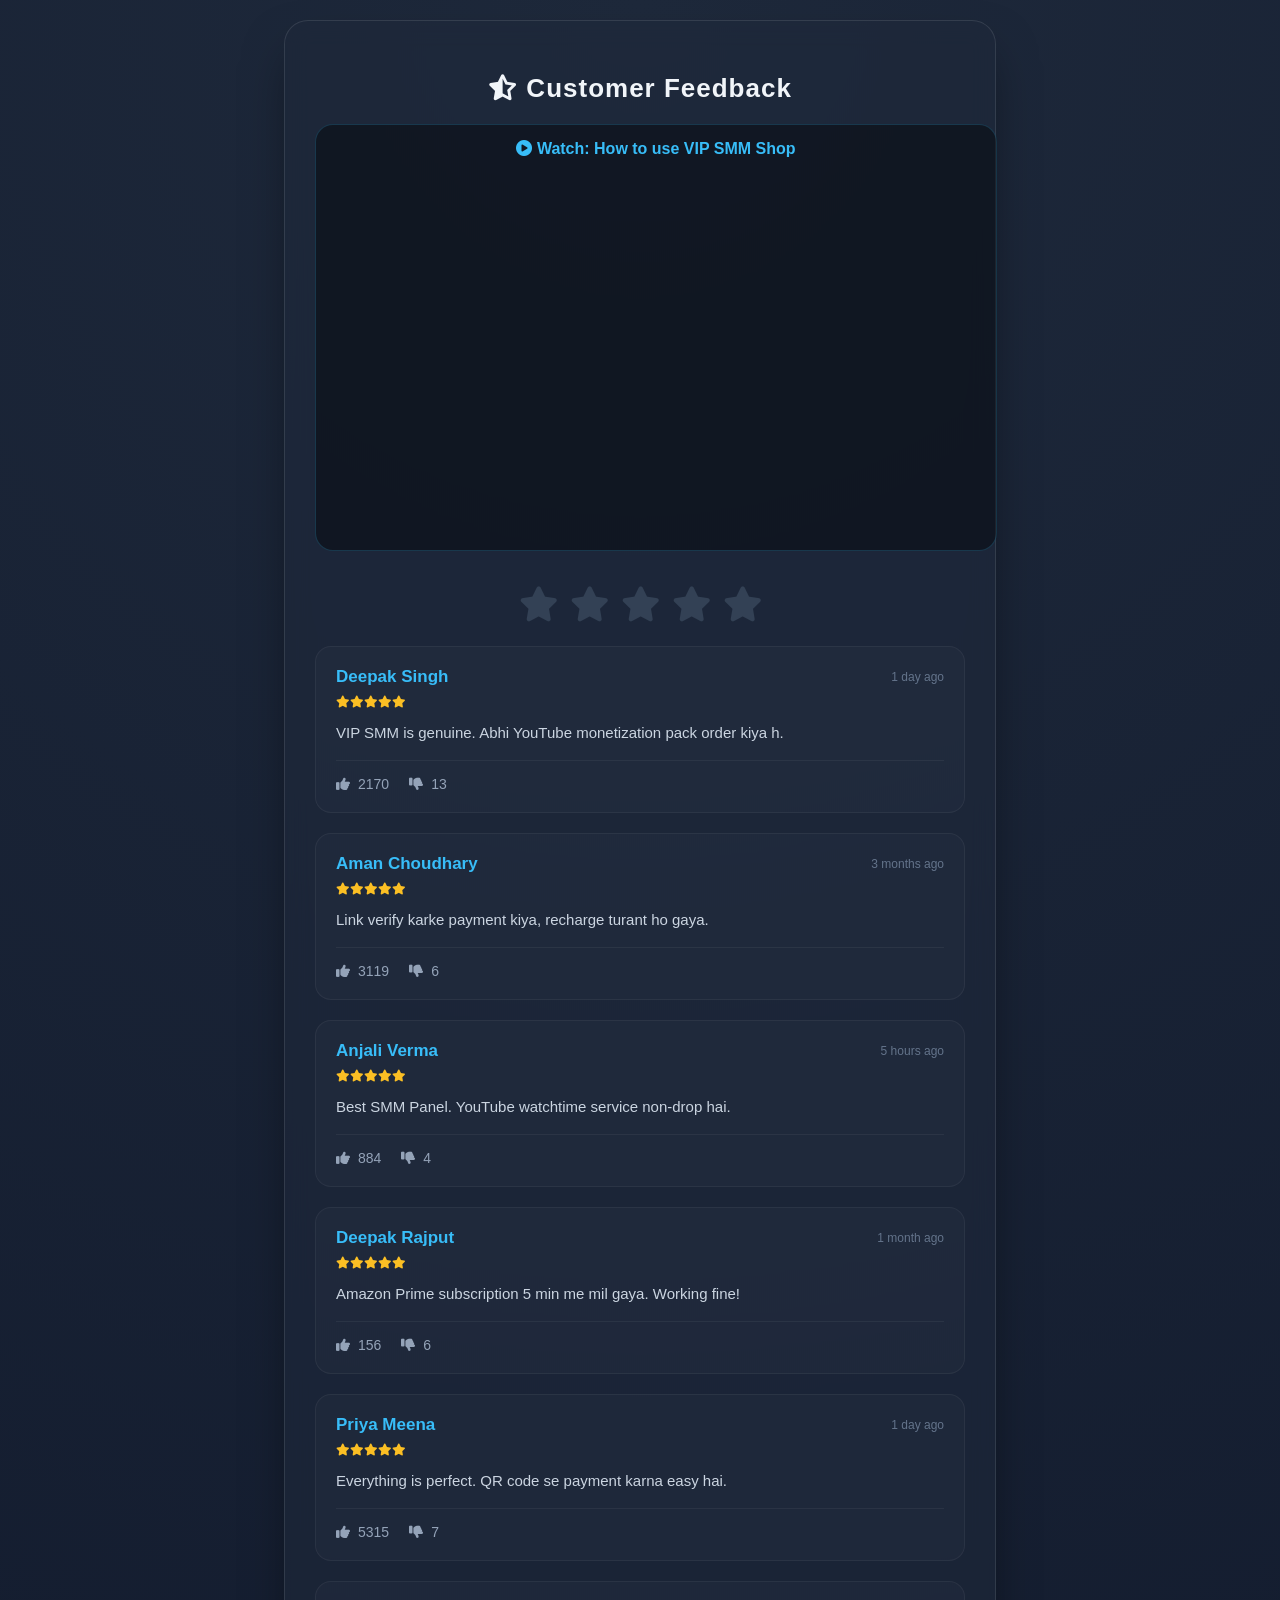
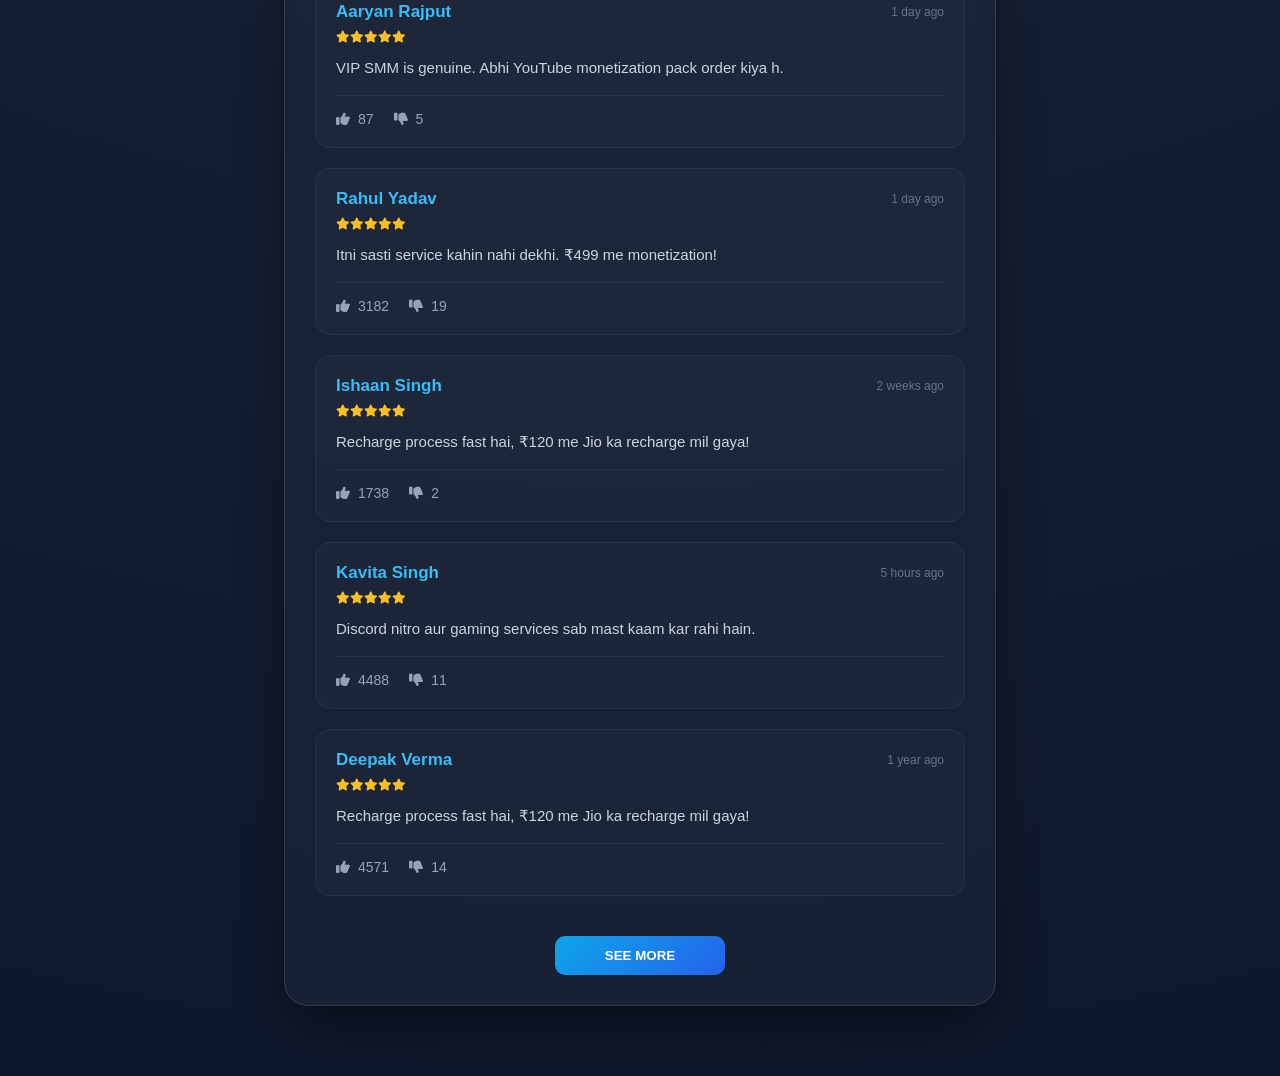
<file: ratingpage.html>
<!DOCTYPE html>
<html lang="en">
<head>
    <meta charset="UTF-8">
    <meta name="viewport" content="width=device-width, initial-scale=1.0">
    <title>Customer Feedback & Guide | VIP SMM SHOP</title>
    <link rel="stylesheet" href="https://cdnjs.cloudflare.com/ajax/libs/font-awesome/6.0.0/css/all.min.css">
    <style>
        :root {
            --primary-bg: #0f172a;
            --card-bg: rgba(30, 41, 59, 0.6);
            --accent-color: #38bdf8;
            --star-color: #fbbf24;
            --text-main: #f1f5f9;
        }

        body {
            background: radial-gradient(circle at top, #1e293b, #0f172a);
            color: var(--text-main);
            font-family: 'Segoe UI', Roboto, Helvetica, Arial, sans-serif;
            margin: 0;
            padding: 20px;
            display: flex;
            flex-direction: column;
            align-items: center;
            min-height: 100vh;
        }

        /* Glassmorphism Container */
        .rating-container {
            width: 100%;
            max-width: 650px;
            background: var(--card-bg);
            backdrop-filter: blur(12px);
            -webkit-backdrop-filter: blur(12px);
            border: 1px solid rgba(255,255,255,0.1);
            border-radius: 24px;
            padding: 30px;
            box-shadow: 0 25px 50px -12px rgba(0,0,0,0.5);
            margin-bottom: 50px;
        }

        h2 { text-align: center; margin-bottom: 20px; font-size: 26px; letter-spacing: 1px; }

        /* --- VIDEO SECTION ADDED --- */
        .video-guide-section {
            width: 100%;
            margin-bottom: 35px;
            background: rgba(0,0,0,0.4);
            padding: 15px;
            border-radius: 18px;
            border: 1px solid rgba(56, 189, 248, 0.2);
        }
        .video-container {
            position: relative;
            padding-bottom: 56.25%; /* 16:9 Aspect Ratio */
            height: 0;
            overflow: hidden;
            border-radius: 12px;
        }
        .video-container iframe {
            position: absolute;
            top: 0;
            left: 0;
            width: 100%;
            height: 100%;
            border: 0;
        }
        .video-title {
            text-align: center;
            font-size: 16px;
            margin-bottom: 12px;
            color: var(--accent-color);
            font-weight: 600;
            display: block;
        }

        /* Star Input Section */
        .star-input {
            display: flex;
            justify-content: center;
            gap: 12px;
            font-size: 35px;
            cursor: pointer;
            margin-bottom: 25px;
        }
        .star-input i { color: #334155; transition: all 0.3s cubic-bezier(0.175, 0.885, 0.32, 1.275); }
        .star-input i.active { color: var(--star-color); text-shadow: 0 0 15px rgba(251, 191, 36, 0.5); transform: scale(1.2); }

        /* Feedback Form Area */
        #feedback-box {
            display: none;
            background: rgba(15, 23, 42, 0.5);
            padding: 20px;
            border-radius: 15px;
            margin-bottom: 30px;
            border: 1px dashed rgba(56, 189, 248, 0.3);
            animation: slideDown 0.4s ease-out;
        }
        @keyframes slideDown { from { opacity:0; transform: translateY(-20px); } to { opacity:1; transform: translateY(0); } }

        input, textarea {
            width: 100%;
            background: #0f172a;
            border: 1px solid #334155;
            padding: 14px;
            margin: 10px 0;
            border-radius: 10px;
            color: white;
            font-size: 15px;
            outline: none;
        }
        input:focus, textarea:focus { border-color: var(--accent-color); }

        .btn-submit {
            background: linear-gradient(135deg, #0ea5e9 0%, #2563eb 100%);
            color: white;
            border: none;
            width: 100%;
            padding: 15px;
            border-radius: 10px;
            font-weight: 700;
            cursor: pointer;
            text-transform: uppercase;
            transition: 0.3s;
            margin-top: 10px;
        }
        .btn-submit:hover { opacity: 0.9; transform: translateY(-2px); box-shadow: 0 10px 20px rgba(37, 99, 235, 0.3); }

        /* Loader */
        .loader { display: none; text-align: center; padding: 30px; }
        .spinner {
            border: 4px solid rgba(255,255,255,0.1);
            border-left-color: var(--accent-color);
            border-radius: 50%;
            width: 40px;
            height: 40px;
            animation: spin 1s linear infinite;
            display: inline-block;
        }
        @keyframes spin { to { transform: rotate(360deg); } }

        /* Reviews Feed */
        .reviews-list { width: 100%; }
        .review-card {
            background: rgba(255,255,255,0.02);
            border: 1px solid rgba(255,255,255,0.05);
            border-radius: 16px;
            padding: 20px;
            margin-bottom: 20px;
            transition: 0.3s;
        }
        .review-card:hover { background: rgba(255,255,255,0.05); }

        .review-header { display: flex; justify-content: space-between; align-items: center; }
        .user-name { font-weight: 700; color: var(--accent-color); font-size: 17px; }
        .time-ago { font-size: 12px; color: #64748b; }
        .review-text { margin: 12px 0; font-size: 15px; color: #cbd5e1; line-height: 1.6; }
        
        /* Actions */
        .actions { display: flex; gap: 20px; margin-top: 15px; border-top: 1px solid rgba(255,255,255,0.05); padding-top: 15px; }
        .action-btn { cursor: pointer; display: flex; align-items: center; gap: 8px; color: #94a3b8; transition: 0.2s; font-size: 14px; }
        .action-btn.liked { color: #38bdf8; transform: scale(1.1); }
        .action-btn.disliked { color: #f43f5e; transform: scale(1.1); }

        .see-more-container { text-align: center; margin-top: 30px; }
    </style>
</head>
<body>

<div class="rating-container">
    <h2><i class="fa-solid fa-star-half-stroke"></i> Customer Feedback</h2>

    <div class="video-guide-section">
        <span class="video-title"><i class="fa-solid fa-circle-play"></i> Watch: How to use VIP SMM Shop</span>
        <div class="video-container">
            <iframe src="https://www.youtube.com/embed/CgOeFyroHgU" title="YouTube video player" allow="accelerometer; autoplay; clipboard-write; encrypted-media; gyroscope; picture-in-picture; web-share" allowfullscreen></iframe>
        </div>
    </div>
    
    <div class="star-input" id="star-selector">
        <i class="fa-solid fa-star" data-val="1"></i>
        <i class="fa-solid fa-star" data-val="2"></i>
        <i class="fa-solid fa-star" data-val="3"></i>
        <i class="fa-solid fa-star" data-val="4"></i>
        <i class="fa-solid fa-star" data-val="5"></i>
    </div>

    <div id="feedback-box">
        <input type="text" id="inp-name" placeholder="Apna Naam Likhein...">
        <textarea id="inp-comment" rows="3" placeholder="Apna experience share karein (e.g. Recharge ya followers kaise mile?)..."></textarea>
        <button class="btn-submit" onclick="handleUserRating()">SUBMIT RATING NOW</button>
    </div>

    <div id="main-loader" class="loader">
        <div class="spinner"></div>
        <p id="loader-msg" style="margin-top:15px; color:var(--accent-color);">Verifying your feedback...</p>
    </div>

    <div class="reviews-list" id="reviews-feed">
        </div>

    <div class="see-more-container">
        <button class="btn-submit" style="width: auto; padding: 12px 50px;" id="btn-load-more" onclick="loadMoreReviews()">SEE MORE</button>
        <div id="more-loader" class="loader"><div class="spinner"></div></div>
    </div>
</div>

<script>
    const rawNames = ["Aman", "Rohan", "Priya", "Sneha", "Vikram", "Rahul", "Suresh", "Anjali", "Deepak", "Manish", "Kavita", "Sahil", "Neha", "Aaryan", "Suhani", "Mohit", "Ishaan", "Pooja", "Arjun", "Vivek"];
    const rawSurnames = ["Sharma", "Verma", "Meena", "Yadav", "Singh", "Gupta", "Rajput", "Kumar", "Choudhary", "Das"];
    const rawComments = [
        "Bhai mast service hai! Instagram followers instantly mil gaye. ❤️",
        "Best SMM Panel. YouTube watchtime service non-drop hai.",
        "Recharge process fast hai, ₹120 me Jio ka recharge mil gaya!",
        "Amazon Prime subscription 5 min me mil gaya. Working fine!",
        "Trustworthy site. Support team bahut badhiya hai.",
        "Facebook likes liye the, result amazing hai. Sasta aur tez!",
        "VIP SMM is genuine. Abhi YouTube monetization pack order kiya h.",
        "Discord nitro aur gaming services sab mast kaam kar rahi hain.",
        "Itni sasti service kahin nahi dekhi. ₹499 me monetization!",
        "Great experience! Link dala aur verify kiya, turant kaam ho gaya.",
        "Vipsmm shop is king. Mere 500k followers wale dost ne suggest kiya tha.",
        "Link verify karke payment kiya, recharge turant ho gaya.",
        "Netflix aur Prime ke deals insane hain yahan.",
        "Everything is perfect. QR code se payment karna easy hai."
    ];
    const rawTimes = ["2 hours ago", "5 hours ago", "1 day ago", "3 days ago", "1 week ago", "2 weeks ago", "1 month ago", "3 months ago", "8 months ago", "1 year ago"];

    let usedReviewKeys = new Set();

    function generateUniqueReview() {
        let name, comment, time, key;
        do {
            const fName = rawNames[Math.floor(Math.random() * rawNames.length)];
            const lName = rawSurnames[Math.floor(Math.random() * rawSurnames.length)];
            name = fName + " " + lName;
            comment = rawComments[Math.floor(Math.random() * rawComments.length)];
            time = rawTimes[Math.floor(Math.random() * rawTimes.length)];
            key = name + comment;
        } while (usedReviewKeys.has(key) && usedReviewKeys.size < 500);

        usedReviewKeys.add(key);

        return {
            name: name,
            time: time,
            text: comment,
            likes: Math.floor(Math.random() * 5950) + 50,
            dislikes: Math.floor(Math.random() * 20) + 1
        };
    }

    const starIcons = document.querySelectorAll('.star-input i');
    starIcons.forEach(star => {
        star.addEventListener('click', () => {
            const val = star.getAttribute('data-val');
            starIcons.forEach((s, index) => {
                s.classList.toggle('active', index < val);
            });
            document.getElementById('feedback-box').style.display = 'block';
        });
    });

    function handleUserRating() {
        const uName = document.getElementById('inp-name').value;
        if(!uName) return alert("Please enter your name!");
        document.getElementById('feedback-box').style.display = 'none';
        document.getElementById('main-loader').style.display = 'block';

        setTimeout(() => {
            document.getElementById('main-loader').innerHTML = `
                <div style="color:var(--accent-color);">
                    <i class="fa-solid fa-circle-check" style="font-size:40px;"></i>
                    <h3 style="margin-top:15px;">Thanks for rating, ${uName}!</h3>
                </div>`;
            setTimeout(() => { location.reload(); }, 2000);
        }, 2500);
    }

    function injectReviews(count) {
        const feed = document.getElementById('reviews-feed');
        for(let i=0; i<count; i++) {
            const r = generateUniqueReview();
            const card = document.createElement('div');
            card.className = 'review-card';
            card.innerHTML = `
                <div class="review-header">
                    <span class="user-name">${r.name}</span>
                    <span class="time-ago">${r.time}</span>
                </div>
                <div style="color: var(--star-color); font-size:12px; margin: 8px 0;">
                    <i class="fa-solid fa-star"></i><i class="fa-solid fa-star"></i><i class="fa-solid fa-star"></i><i class="fa-solid fa-star"></i><i class="fa-solid fa-star"></i>
                </div>
                <p class="review-text">${r.text}</p>
                <div class="actions">
                    <div class="action-btn" onclick="toggleAction(this, ${r.likes}, 'like')">
                        <i class="fa-solid fa-thumbs-up"></i> <span class="count">${r.likes}</span>
                    </div>
                    <div class="action-btn" onclick="toggleAction(this, ${r.dislikes}, 'dislike')">
                        <i class="fa-solid fa-thumbs-down"></i> <span class="count">${r.dislikes}</span>
                    </div>
                </div>
            `;
            feed.appendChild(card);
        }
    }

    function loadMoreReviews() {
        document.getElementById('btn-load-more').style.display = 'none';
        document.getElementById('more-loader').style.display = 'block';
        setTimeout(() => {
            document.getElementById('more-loader').style.display = 'none';
            document.getElementById('btn-load-more').style.display = 'inline-block';
            injectReviews(10);
        }, 1500);
    }

    function toggleAction(btn, baseValue, type) {
        if(btn.classList.contains('liked') || btn.classList.contains('disliked')) return;
        btn.classList.add(type === 'like' ? 'liked' : 'disliked');
        btn.querySelector('.count').innerText = baseValue + 1;
    }

    window.onload = () => injectReviews(10);
</script>

</body>
</html>
</file>
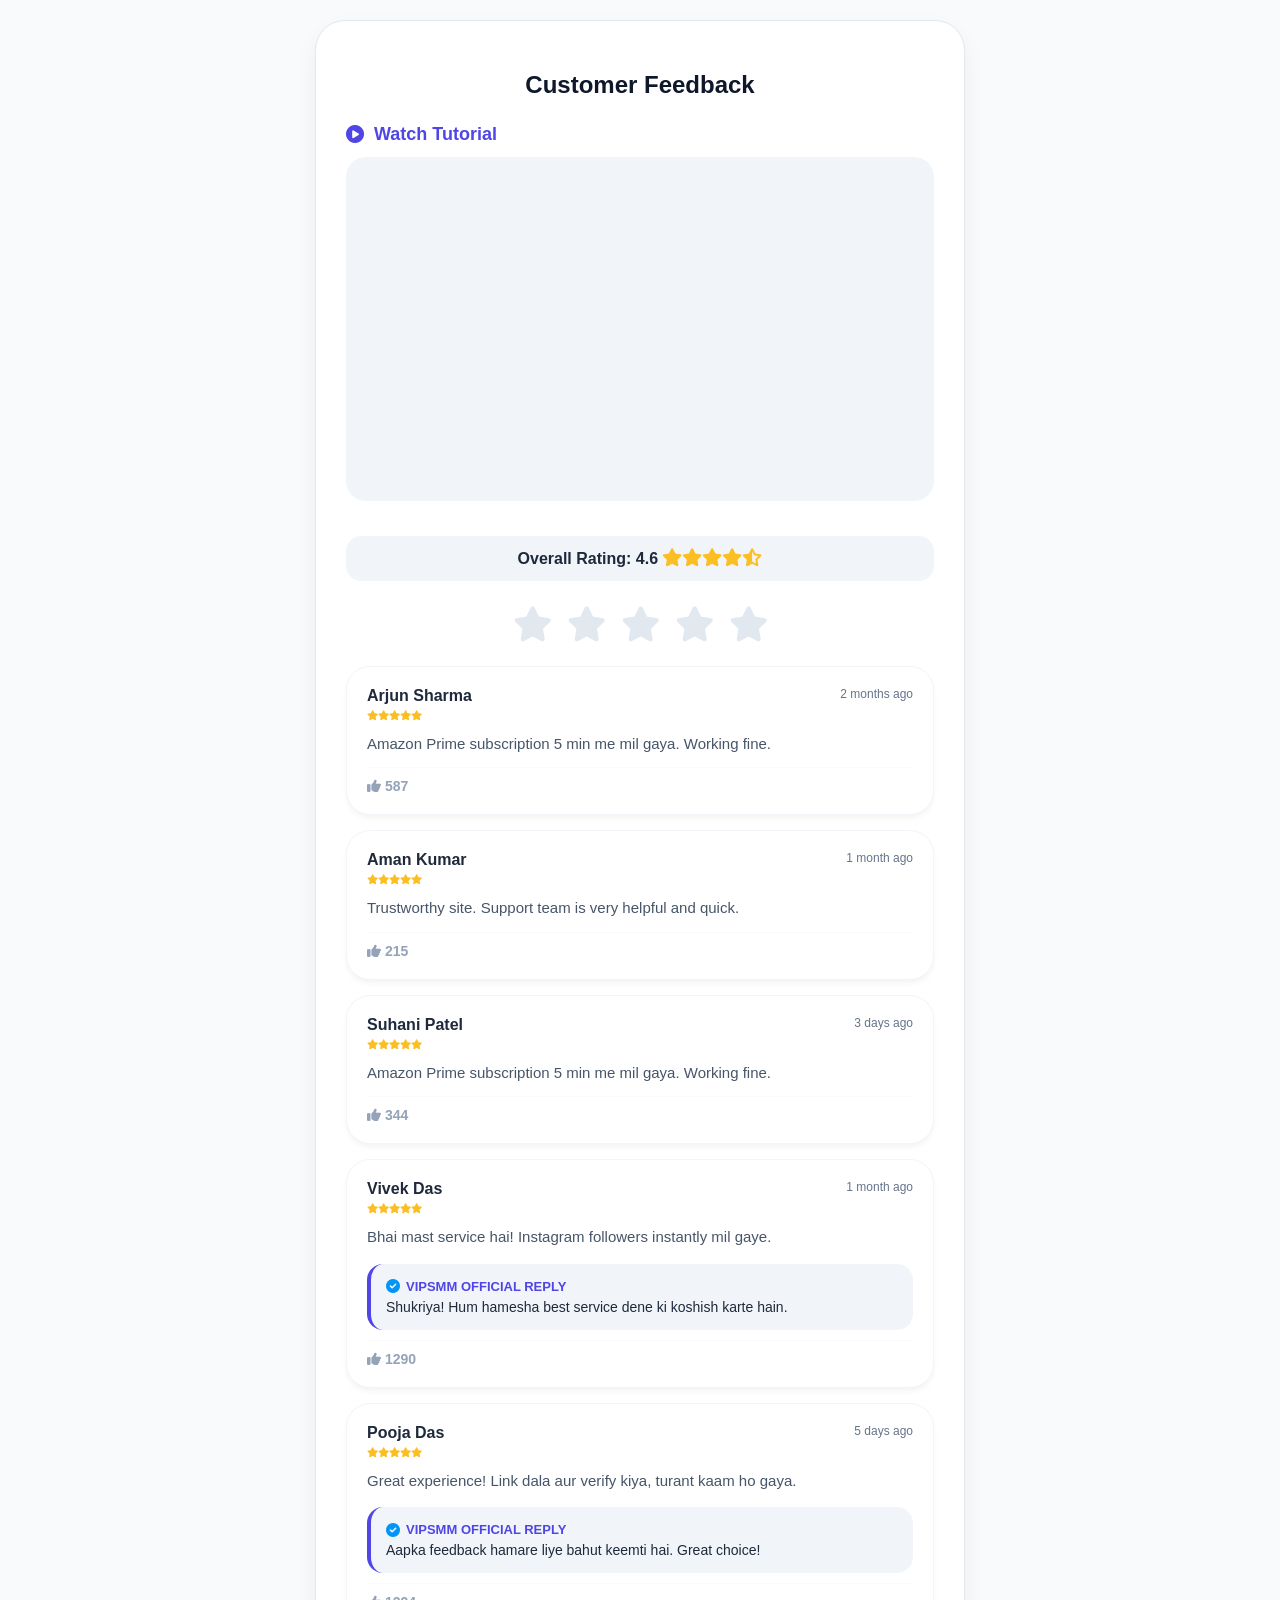
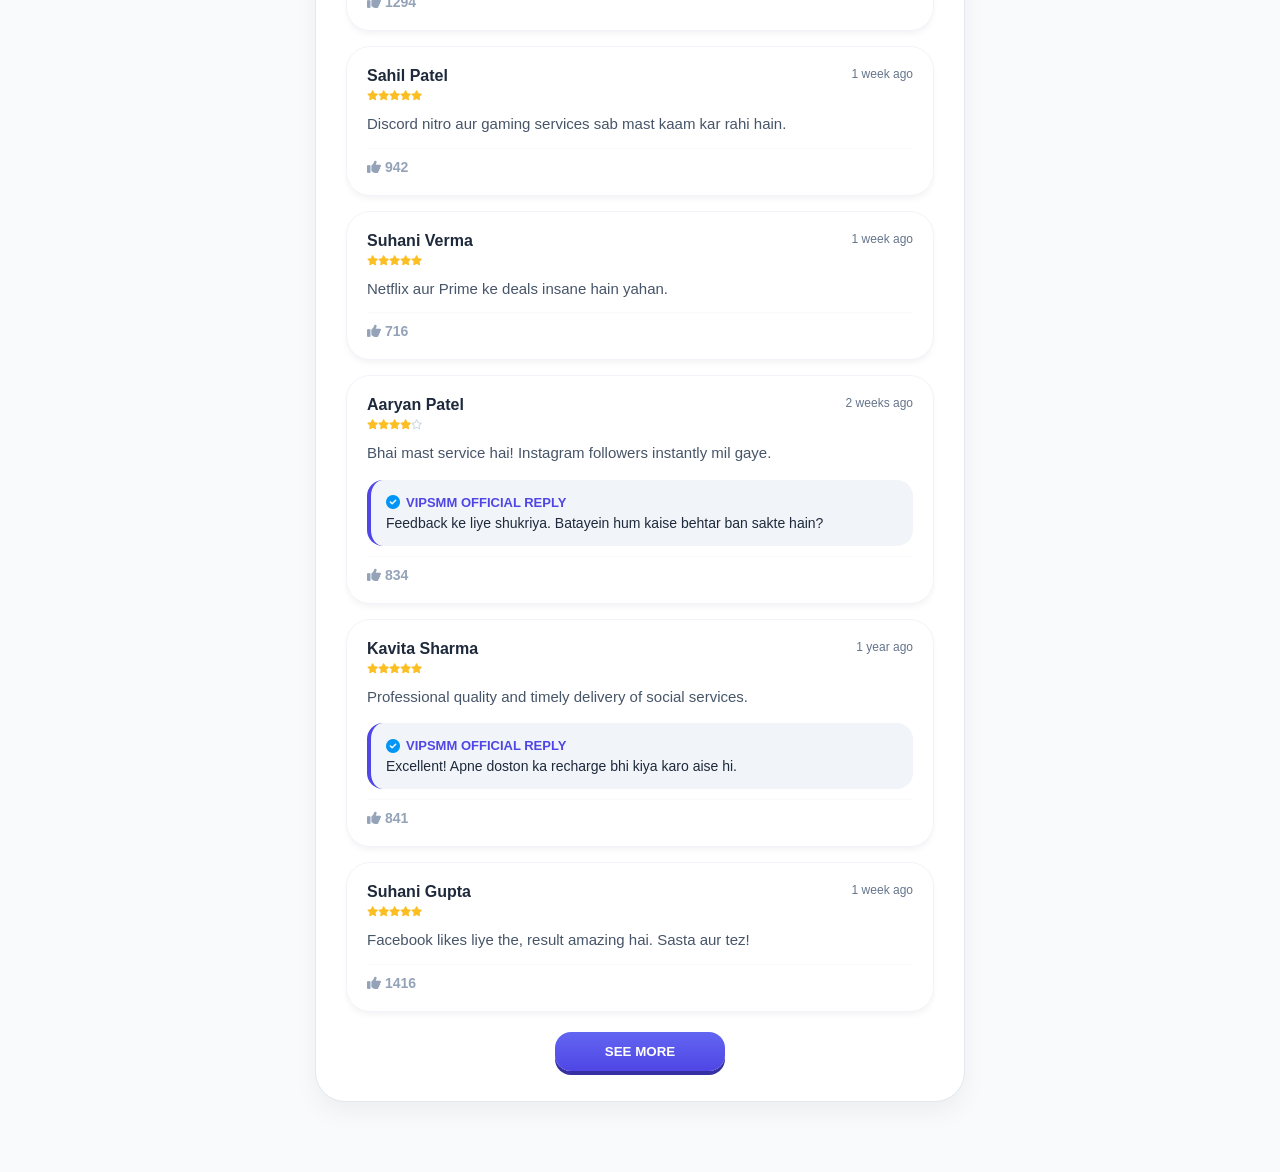
<file: retingpage.html>
<!DOCTYPE html>
<html lang="en">
<head>
    <meta charset="UTF-8">
    <meta name="viewport" content="width=device-width, initial-scale=1.0">
    <title>Customer Feedback | VIP SMM SHOP</title>
    <link rel="stylesheet" href="https://cdnjs.cloudflare.com/ajax/libs/font-awesome/6.0.0/css/all.min.css">
    <style>
        :root {
            --primary-bg: #f8fafc;
            --card-bg: #ffffff;
            --accent-color: #4f46e5;
            --star-color: #fbbf24;
            --text-main: #1e293b;
            --text-muted: #64748b;
            --reply-bg: #f1f5f9;
        }

        body {
            background-color: var(--primary-bg);
            color: var(--text-main);
            font-family: 'Plus Jakarta Sans', sans-serif;
            margin: 0;
            padding: 20px;
            display: flex;
            flex-direction: column;
            align-items: center;
            min-height: 100vh;
        }

        .rating-container {
            width: 100%;
            max-width: 650px;
            background: var(--card-bg);
            border-radius: 30px;
            padding: 30px;
            box-shadow: 0 10px 25px rgba(0,0,0,0.05);
            margin-bottom: 50px;
            border: 1px solid #e2e8f0;
            box-sizing: border-box;
        }

        h2 { text-align: center; margin-bottom: 25px; font-weight: 800; color: #0f172a; }

        .video-guide-header {
            font-size: 18px;
            font-weight: 700;
            color: var(--accent-color);
            margin-bottom: 12px;
            display: flex;
            align-items: center;
            gap: 10px;
        }

        .video-guide-section {
            width: 100%;
            margin-bottom: 35px;
            background: #f1f5f9;
            padding: 15px;
            border-radius: 20px;
            box-sizing: border-box;
        }
        .video-container {
            position: relative;
            padding-bottom: 56.25%;
            height: 0;
            overflow: hidden;
            border-radius: 15px;
        }
        .video-container iframe {
            position: absolute;
            top: 0; left: 0; width: 100%; height: 100%; border: 0;
        }

        .overall-rating-badge {
            text-align: center;
            margin-bottom: 25px;
            background: #f1f5f9;
            padding: 12px;
            border-radius: 15px;
            font-weight: 700;
        }
        .overall-rating-badge span { color: var(--star-color); font-size: 18px; }

        .star-input {
            display: flex;
            justify-content: center;
            gap: 15px;
            font-size: 35px;
            cursor: pointer;
            margin-bottom: 25px;
        }
        .star-input i { color: #e2e8f0; transition: 0.3s; }
        .star-input i.active { color: var(--star-color); transform: scale(1.1); }

        #feedback-box {
            display: none;
            background: #f8fafc;
            padding: 20px;
            border-radius: 20px;
            border: 1px solid #e2e8f0;
            margin-bottom: 30px;
        }
        input, textarea {
            width: 100%;
            background: white;
            border: 1px solid #e2e8f0;
            padding: 15px;
            margin: 10px 0;
            border-radius: 12px;
            color: var(--text-main);
            box-sizing: border-box;
            font-family: inherit;
        }

        .btn-submit {
            background: linear-gradient(180deg, #6366F1 0%, #4F46E5 100%);
            color: white;
            border: none;
            width: 100%;
            padding: 15px;
            border-radius: 16px;
            font-weight: 700;
            cursor: pointer;
            box-shadow: 0 4px 0px #3730A3;
        }
        .btn-submit:active { transform: translateY(2px); box-shadow: 0 2px 0px #3730A3; }

        .review-card {
            background: white;
            border: 1px solid #f1f5f9;
            border-radius: 24px;
            padding: 20px;
            margin-bottom: 15px;
            box-shadow: 0 4px 6px -1px rgba(0, 0, 0, 0.05);
        }
        .user-name { font-weight: 700; color: #1e293b; }
        .time-ago { font-size: 12px; color: var(--text-muted); float: right; }
        .review-text { margin: 12px 0; font-size: 15px; color: #475569; line-height: 1.5; }

        .liked-by-admin {
            display: flex;
            align-items: center;
            gap: 5px;
            font-size: 11px;
            font-weight: 700;
            color: var(--accent-color);
            margin-bottom: 8px;
            background: #eef2ff;
            width: fit-content;
            padding: 3px 10px;
            border-radius: 10px;
        }

        .official-reply {
            background: var(--reply-bg);
            border-radius: 16px;
            padding: 15px;
            margin-top: 15px;
            border-left: 4px solid var(--accent-color);
        }
        .reply-header {
            display: flex;
            align-items: center;
            gap: 6px;
            font-weight: 800;
            font-size: 13px;
            color: var(--accent-color);
            margin-bottom: 5px;
        }
        .blue-tick { color: #0095f6; font-size: 14px; }
        .reply-text { font-size: 14px; color: #1e293b; margin: 0; font-weight: 500; }

        .actions { display: flex; gap: 20px; margin-top: 10px; border-top: 1px solid #f8fafc; padding-top: 10px; }
        .action-btn { cursor: pointer; color: #94a3b8; font-size: 14px; font-weight: 600; }
        .action-btn.liked { color: #4f46e5; }

        .loader { display: none; text-align: center; padding: 20px; }
        .spinner {
            border: 3px solid #f3f3f3;
            border-top: 3px solid var(--accent-color);
            border-radius: 50%;
            width: 30px; height: 30px;
            animation: spin 1s linear infinite;
            display: inline-block;
        }
        @keyframes spin { 0% { transform: rotate(0deg); } 100% { transform: rotate(360deg); } }
        .see-more-container { text-align: center; margin-top: 20px; }
    </style>
</head>
<body>

<div class="rating-container">
    <h2>Customer Feedback</h2>

    <div class="video-guide-header">
        <i class="fa-solid fa-circle-play"></i> Watch Tutorial
    </div>

    <div class="video-guide-section">
        <div class="video-container">
            <iframe src="https://www.youtube.com/embed/CgOeFyroHgU" allowfullscreen></iframe>
        </div>
    </div>

    <div class="overall-rating-badge">
        Overall Rating: 4.6 <span><i class="fa-solid fa-star"></i><i class="fa-solid fa-star"></i><i class="fa-solid fa-star"></i><i class="fa-solid fa-star"></i><i class="fa-solid fa-star-half-stroke"></i></span>
    </div>
    
    <div class="star-input" id="star-selector">
        <i class="fa-solid fa-star" data-val="1"></i>
        <i class="fa-solid fa-star" data-val="2"></i>
        <i class="fa-solid fa-star" data-val="3"></i>
        <i class="fa-solid fa-star" data-val="4"></i>
        <i class="fa-solid fa-star" data-val="5"></i>
    </div>

    <div id="feedback-box">
        <input type="text" id="inp-name" placeholder="Enter Your Name">
        <textarea id="inp-comment" rows="3" placeholder="Share your experience..."></textarea>
        <button class="btn-submit" onclick="handleUserRating()">SUBMIT RATING</button>
    </div>

    <div id="main-loader" class="loader">
        <div class="spinner"></div>
        <p>Verifying your review...</p>
    </div>

    <div id="reviews-feed"></div>

    <div class="see-more-container">
        <button class="btn-submit" style="width: auto; padding: 12px 50px;" id="btn-load-more" onclick="loadMoreReviews()">SEE MORE</button>
        <div id="more-loader" class="loader"><div class="spinner"></div></div>
    </div>
</div>

<script>
    const firstNames = ["Aman", "Rohan", "Suresh", "Priya", "Sneha", "Vikram", "Anjali", "Deepak", "Manish", "Sahil", "Neha", "Aaryan", "Suhani", "Mohit", "Ishaan", "Pooja", "Arjun", "Vivek", "Karan", "Kavita"];
    const lastNames = ["Sharma", "Verma", "Singh", "Yadav", "Gupta", "Rajput", "Meena", "Kumar", "Choudhary", "Das", "Patel", "Mishra"];
    
    const commentsPool = [
        "Bhai mast service hai! Instagram followers instantly mil gaye.",
        "Best SMM Panel. YouTube watchtime service non-drop hai, worth it.",
        "Recharge process fast hai, ₹120 me Jio ka recharge mil gaya!",
        "Amazon Prime subscription 5 min me mil gaya. Working fine.",
        "Trustworthy site. Support team is very helpful and quick.",
        "Facebook likes liye the, result amazing hai. Sasta aur tez!",
        "VIP SMM is genuine. Abhi YouTube monetization pack order kiya h.",
        "Discord nitro aur gaming services sab mast kaam kar rahi hain.",
        "Link verify karke payment kiya, recharge turant ho gaya.",
        "Everything is perfect. QR code se payment karna bahut easy hai.",
        "Professional quality and timely delivery of social services.",
        "Great experience! Link dala aur verify kiya, turant kaam ho gaya.",
        "Netflix aur Prime ke deals insane hain yahan.",
        "Bhai sachi me followers milte h, maine khud check kiya h.",
        "Sabse sasti service yahan hi milti hai. 100% recommended."
    ];

    const highRatingReplies = [
        "Excellent! Apne doston ka recharge bhi kiya karo aise hi.",
        "Shukriya! Hum hamesha best service dene ki koshish karte hain.",
        "Maza aa gaya sunkar! Agli baar aur bhi discount denge aapko.",
        "Thanks for trusting VIPSMM. Keep using our services!",
        "Aapka feedback hamare liye bahut keemti hai. Great choice!"
    ];

    const lowRatingReplies = [
        "Achha hota agar aap 5 star rating dete, hum aur bhi khush hote.",
        "Thanks, par hum agali baar aapse 5 star ki umeed karte hain.",
        "Feedback ke liye shukriya. Batayein hum kaise behtar ban sakte hain?",
        "Hum apni service ko aur sudharenge taaki aap next time 5 star dein."
    ];

    // --- NEW TIME POOL FOR REALISTIC HISTORY ---
    const timesPool = [
        "1 hour ago", "5 hours ago", "12 hours ago", 
        "1 day ago", "3 days ago", "5 days ago", 
        "1 week ago", "2 weeks ago", 
        "1 month ago", "2 months ago", "5 months ago", "9 months ago",
        "1 year ago"
    ];

    let usedCombinations = new Set();

    function getStars() {
        const r = Math.random() * 100;
        let count = 5;
        if (r < 70) count = 5;
        else if (r < 90) count = 4;
        else count = 3;
        
        let html = '';
        for (let i = 1; i <= 5; i++) {
            html += i <= count ? '<i class="fa-solid fa-star"></i>' : '<i class="fa-regular fa-star" style="color:#cbd5e1"></i>';
        }
        return {html, count};
    }

    function generateUniqueReview() {
        let name, text, time, key;
        do {
            name = firstNames[Math.floor(Math.random() * firstNames.length)] + " " + lastNames[Math.floor(Math.random() * lastNames.length)];
            text = commentsPool[Math.floor(Math.random() * commentsPool.length)];
            // SELECT RANDOM TIME FROM 1 YEAR TO 1 HOUR
            time = timesPool[Math.floor(Math.random() * timesPool.length)];
            key = name + text;
        } while (usedCombinations.has(key));

        usedCombinations.add(key);
        const starData = getStars();
        
        let likedBadgeHTML = '';
        if (starData.count === 5 && Math.random() < 0.05) { 
            likedBadgeHTML = `<div class="liked-by-admin"><i class="fa-solid fa-heart"></i> Liked by VIPSMM</div>`;
        }

        const shouldReply = Math.random() < 0.20; 
        let replyHTML = '';
        if (shouldReply) {
            const replyText = starData.count === 5 
                ? highRatingReplies[Math.floor(Math.random() * highRatingReplies.length)]
                : lowRatingReplies[Math.floor(Math.random() * lowRatingReplies.length)];
            
            replyHTML = `
                <div class="official-reply">
                    <div class="reply-header">
                        <i class="fa-solid fa-circle-check blue-tick"></i> VIPSMM OFFICIAL REPLY
                    </div>
                    <p class="reply-text">${replyText}</p>
                </div>`;
        }

        return { name, time, text, starsHTML: starData.html, likedBadgeHTML, replyHTML, likes: Math.floor(Math.random() * 1500) + 100 };
    }

    const stars = document.querySelectorAll('.star-input i');
    stars.forEach(s => {
        s.addEventListener('click', () => {
            const v = s.getAttribute('data-val');
            stars.forEach((st, i) => st.classList.toggle('active', i < v));
            document.getElementById('feedback-box').style.display = 'block';
        });
    });

    function handleUserRating() {
        const n = document.getElementById('inp-name').value;
        if(!n) return alert("Enter your name!");
        document.getElementById('feedback-box').style.display = 'none';
        document.getElementById('main-loader').style.display = 'block';
        setTimeout(() => {
            document.getElementById('main-loader').innerHTML = `<h3>✅ Thanks for rating, ${n}!</h3>`;
            setTimeout(() => location.reload(), 2000);
        }, 2000);
    }

    function injectReviews(n) {
        const f = document.getElementById('reviews-feed');
        for(let i=0; i<n; i++) {
            const r = generateUniqueReview();
            const div = document.createElement('div');
            div.className = 'review-card';
            div.innerHTML = `
                <div><span class="user-name">${r.name}</span><span class="time-ago">${r.time}</span></div>
                <div style="color:var(--star-color); font-size:10px; margin:5px 0;">${r.starsHTML}</div>
                ${r.likedBadgeHTML}
                <p class="review-text">${r.text}</p>
                ${r.replyHTML}
                <div class="actions">
                    <span class="action-btn" onclick="this.classList.add('liked'); this.querySelector('span').innerText = ${r.likes}+1">
                        <i class="fa-solid fa-thumbs-up"></i> <span>${r.likes}</span>
                    </span>
                </div>
            `;
            f.appendChild(div);
        }
    }

    function loadMoreReviews() {
        document.getElementById('btn-load-more').style.display = 'none';
        document.getElementById('more-loader').style.display = 'block';
        setTimeout(() => {
            document.getElementById('more-loader').style.display = 'none';
            document.getElementById('btn-load-more').style.display = 'inline-block';
            injectReviews(5);
        }, 1200);
    }

    window.onload = () => injectReviews(10);
</script>

</body>
</html>
</file>
